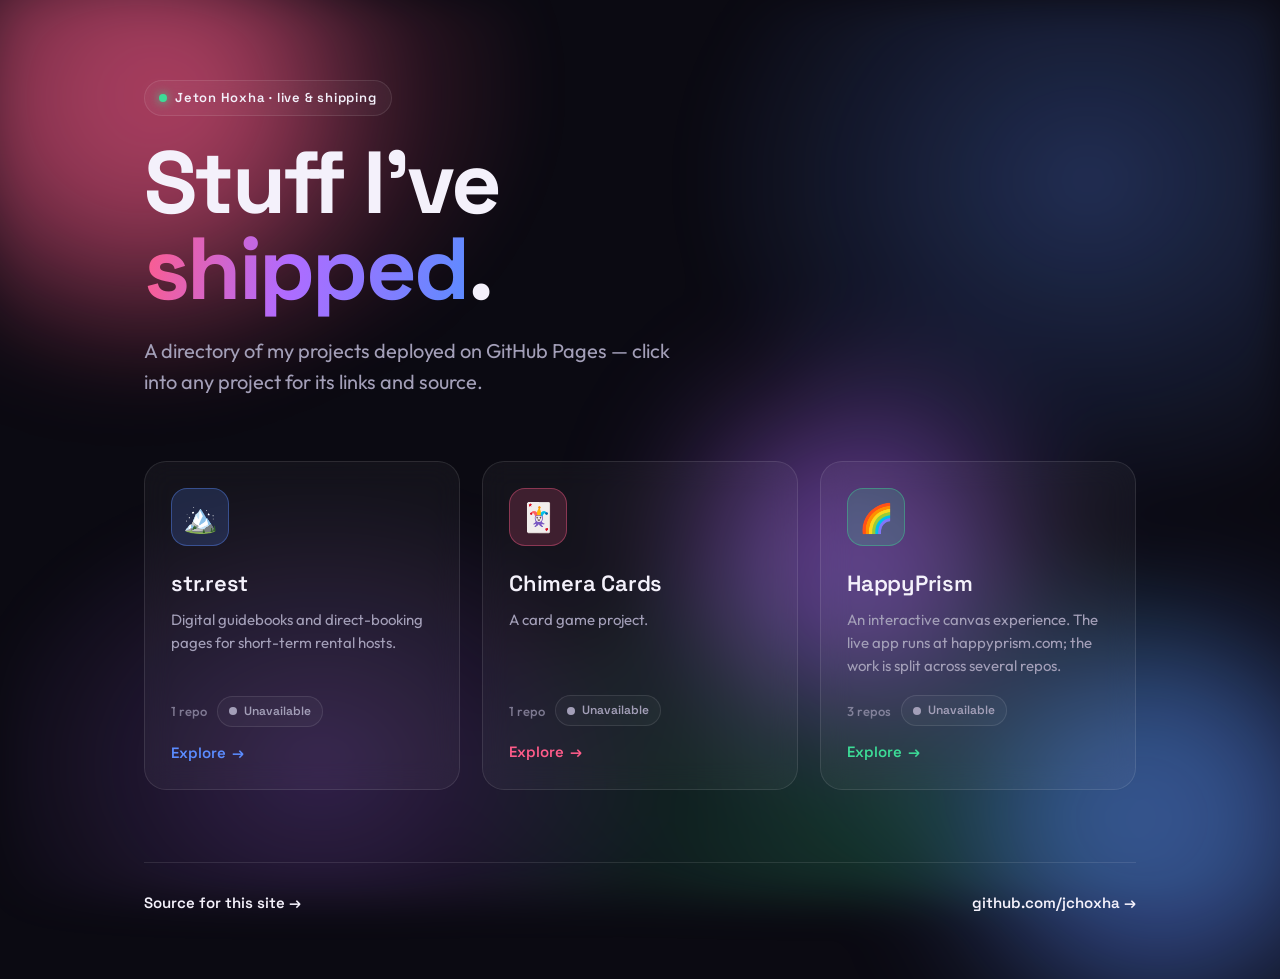
<file: index.html>
<!DOCTYPE html>
<html lang="en">
<head>
  <meta charset="UTF-8" />
  <meta name="viewport" content="width=device-width, initial-scale=1.0" />
  <title>Jeton Hoxha — Live Sites</title>
  <meta name="description" content="A directory of my live GitHub Pages sites and projects." />
  <link rel="icon" href="data:image/svg+xml,<svg xmlns='http://www.w3.org/2000/svg' viewBox='0 0 100 100'><text y='.9em' font-size='90'>🚀</text></svg>" />
  <link rel="preconnect" href="https://fonts.googleapis.com" />
  <link rel="preconnect" href="https://fonts.gstatic.com" crossorigin />
  <link href="https://fonts.googleapis.com/css2?family=Space+Grotesk:wght@400;500;600;700&family=Outfit:wght@400;500;600&display=swap" rel="stylesheet" />
  <link rel="stylesheet" href="styles.css" />
  <style>
    header { margin-bottom: 64px; }
    .eyebrow { margin-bottom: 24px; }
    h1 {
      font-family: "Space Grotesk", sans-serif;
      font-size: clamp(46px, 8.5vw, 88px);
      font-weight: 700; line-height: 0.98; letter-spacing: -0.03em;
    }
    .sub {
      font-size: clamp(17px, 2.2vw, 20px); color: var(--muted);
      margin-top: 22px; max-width: 540px; font-weight: 400;
    }
    .grid {
      display: grid; gap: 22px;
      grid-template-columns: repeat(auto-fill, minmax(290px, 1fr));
    }
    .card {
      position: relative;
      display: flex; flex-direction: column;
      background: var(--card);
      border: 1px solid var(--border);
      border-radius: 22px;
      padding: 26px;
      text-decoration: none;
      color: inherit;
      backdrop-filter: blur(14px);
      -webkit-backdrop-filter: blur(14px);
      transition: transform 0.25s cubic-bezier(.34,1.4,.5,1), background 0.25s ease, border-color 0.25s ease, box-shadow 0.25s ease;
      overflow: hidden;
    }
    .card::before {
      content: ""; position: absolute; inset: 0; z-index: 0;
      background: radial-gradient(120% 90% at 50% -10%, var(--card-color, #ff5c8a), transparent 60%);
      opacity: 0; transition: opacity 0.3s ease;
    }
    .card:hover {
      transform: translateY(-6px);
      background: var(--card-hover);
      border-color: color-mix(in srgb, var(--card-color, #ff5c8a) 55%, transparent);
      box-shadow: 0 20px 50px -20px color-mix(in srgb, var(--card-color, #ff5c8a) 70%, transparent);
    }
    .card:hover::before { opacity: 0.16; }
    .card:focus-visible { outline: 2px solid var(--card-color, #ff5c8a); outline-offset: 3px; }
    .card > * { position: relative; z-index: 1; }
    .card-emoji {
      width: 58px; height: 58px; border-radius: 16px;
      background: color-mix(in srgb, var(--card-color, #ff5c8a) 18%, transparent);
      border: 1px solid color-mix(in srgb, var(--card-color, #ff5c8a) 40%, transparent);
      display: flex; align-items: center; justify-content: center;
      font-size: 28px; margin-bottom: 20px;
      transition: transform 0.25s ease;
    }
    .card:hover .card-emoji { transform: rotate(-8deg) scale(1.1); }
    .card-title {
      font-family: "Space Grotesk", sans-serif;
      font-size: 22px; font-weight: 600; letter-spacing: -0.01em;
    }
    .card-desc { font-size: 15px; color: var(--muted); margin-top: 8px; flex: 1; }
    .card-meta { display: flex; align-items: center; gap: 10px; flex-wrap: wrap; font-size: 13px; font-weight: 500; color: var(--muted); margin-top: 18px; }
    .card-meta .repos { opacity: 0.7; }
    .card-cta {
      margin-top: 14px;
      font-family: "Space Grotesk", sans-serif;
      font-weight: 600; font-size: 15px;
      color: var(--card-color, #ff5c8a);
      display: inline-flex; align-items: center; gap: 6px;
    }
    .card-cta .arrow { transition: transform 0.25s ease; }
    .card:hover .card-cta .arrow { transform: translateX(5px); }
    @media (max-width: 600px) { .wrap { padding-top: 56px; } }
  </style>
</head>
<body>
  <div class="bg" aria-hidden="true">
    <div class="blob b1"></div>
    <div class="blob b2"></div>
    <div class="blob b3"></div>
  </div>

  <div class="wrap">
    <header>
      <span class="eyebrow"><span class="dot"></span> Jeton Hoxha · live &amp; shipping</span>
      <h1>Stuff I've<br /><span class="grad">shipped</span>.</h1>
      <p class="sub">A directory of my projects deployed on GitHub Pages — click into any project for its links and source.</p>
    </header>

    <main class="grid" id="sites">
      <!-- Cards are rendered from PROJECTS (projects.js). -->
    </main>

    <footer>
      <a href="https://github.com/jchoxha/jchoxha.github.io" target="_blank" rel="noopener">Source for this site →</a>
      <a href="https://github.com/jchoxha" target="_blank" rel="noopener">github.com/jchoxha →</a>
    </footer>
  </div>

  <script src="projects.js"></script>
  <script src="buildstatus.js"></script>
  <script>
    const grid = document.getElementById("sites");
    grid.innerHTML = PROJECTS.map((p, i) => {
      const color = projectColor(p, i);
      const repoCount = 1 + (p.repos ? p.repos.length : 0);
      const meta = repoCount > 1 ? `${repoCount} repos` : "1 repo";
      return `
      <a class="card" data-id="${p.id}" style="--card-color:${color};" href="project.html?p=${encodeURIComponent(p.id)}">
        <div class="card-emoji">${p.emoji || "🔗"}</div>
        <div class="card-title">${p.title}</div>
        <div class="card-desc">${p.desc || ""}</div>
        <div class="card-meta"><span class="repos">${meta}</span><span class="card-build"></span></div>
        <div class="card-cta">Explore <span class="arrow">→</span></div>
      </a>`;
    }).join("");

    // Live build status for each project's main repo.
    PROJECTS.forEach(p => {
      const slot = grid.querySelector(`.card[data-id="${p.id}"] .card-build`);
      const primary = projectRepos(p)[0];
      if (!slot || !primary) return;
      fetchBuildStatus(primary.owner, primary.name).then(s => { slot.innerHTML = buildPillHTML(s); });
    });
  </script>
</body>
</html>
</file>
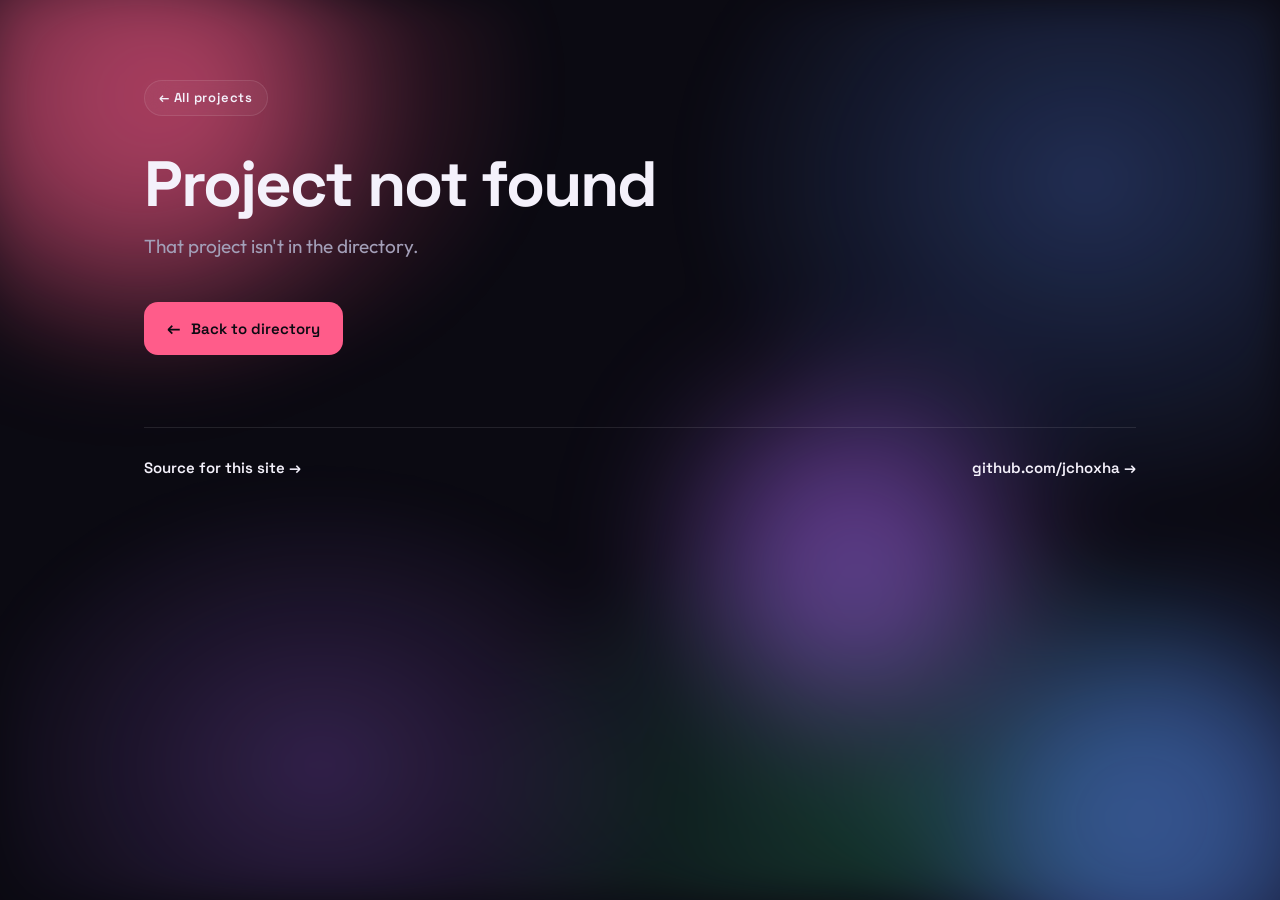
<file: project.html>
<!DOCTYPE html>
<html lang="en">
<head>
  <meta charset="UTF-8" />
  <meta name="viewport" content="width=device-width, initial-scale=1.0" />
  <title>Project — Jeton Hoxha</title>
  <meta name="description" content="Project details and links." />
  <link rel="icon" href="data:image/svg+xml,<svg xmlns='http://www.w3.org/2000/svg' viewBox='0 0 100 100'><text y='.9em' font-size='90'>🚀</text></svg>" />
  <link rel="preconnect" href="https://fonts.googleapis.com" />
  <link rel="preconnect" href="https://fonts.gstatic.com" crossorigin />
  <link href="https://fonts.googleapis.com/css2?family=Space+Grotesk:wght@400;500;600;700&family=Outfit:wght@400;500;600&display=swap" rel="stylesheet" />
  <link rel="stylesheet" href="styles.css" />
  <style>
    .back { margin-bottom: 36px; }
    .proj-head { display: flex; align-items: center; gap: 22px; margin-bottom: 22px; }
    .proj-emoji {
      flex: none;
      width: 84px; height: 84px; border-radius: 22px;
      background: color-mix(in srgb, var(--accent) 18%, transparent);
      border: 1px solid color-mix(in srgb, var(--accent) 40%, transparent);
      display: flex; align-items: center; justify-content: center;
      font-size: 42px;
    }
    h1 {
      font-family: "Space Grotesk", sans-serif;
      font-size: clamp(38px, 7vw, 64px);
      font-weight: 700; line-height: 1.0; letter-spacing: -0.03em;
    }
    .desc { font-size: clamp(16px, 2.2vw, 19px); color: var(--muted); max-width: 620px; margin-bottom: 40px; }
    .section-label {
      font-family: "Space Grotesk", sans-serif;
      font-size: 12px; font-weight: 600; letter-spacing: 0.12em; text-transform: uppercase;
      color: var(--muted); margin: 32px 0 14px;
    }
    .btn-row { display: flex; flex-wrap: wrap; gap: 14px; }
    #notfound { display: none; }
    #notfound h1 { margin-bottom: 16px; }
    .loading { color: var(--muted); font-size: 15px; }
  </style>
</head>
<body>
  <div class="bg" aria-hidden="true">
    <div class="blob b1"></div>
    <div class="blob b2"></div>
    <div class="blob b3"></div>
  </div>

  <div class="wrap">
    <a class="eyebrow back" href="index.html">← All projects</a>

    <main id="content" hidden>
      <div class="proj-head">
        <div class="proj-emoji" id="emoji"></div>
        <h1 id="title"></h1>
      </div>
      <p class="desc" id="desc"></p>

      <div class="section-label">Pages</div>
      <div class="btn-row" id="pages-row"></div>

      <div class="section-label">Source</div>
      <div class="btn-row" id="source-row"></div>

      <div class="section-label">Builds
        <button class="refresh-btn" id="refresh" type="button">↻ Refresh</button>
        <span class="build-updated" id="build-updated"></span>
      </div>
      <div class="build-list" id="builds"></div>
    </main>

    <section id="notfound">
      <h1>Project not found</h1>
      <p class="desc">That project isn't in the directory.</p>
      <a class="btn primary" href="index.html"><span class="ico">←</span> Back to directory</a>
    </section>

    <footer>
      <a href="https://github.com/jchoxha/jchoxha.github.io" target="_blank" rel="noopener">Source for this site →</a>
      <a href="https://github.com/jchoxha" target="_blank" rel="noopener">github.com/jchoxha →</a>
    </footer>
  </div>

  <script src="projects.js"></script>
  <script src="buildstatus.js"></script>
  <script>
    const params = new URLSearchParams(location.search);
    const project = findProject(params.get("p"));

    function btn(label, url, { primary = false, icon = "" } = {}) {
      const cls = "btn" + (primary ? " primary" : "");
      const ic = icon ? `<span class="ico">${icon}</span>` : "";
      return `<a class="${cls}" href="${url}" target="_blank" rel="noopener">${ic}${label}<span class="ext">↗</span></a>`;
    }

    if (!project) {
      document.getElementById("notfound").style.display = "block";
    } else {
      const color = projectColor(project);
      document.documentElement.style.setProperty("--accent", color);
      document.title = `${project.title} — Jeton Hoxha`;

      document.getElementById("emoji").textContent = project.emoji || "🔗";
      document.getElementById("title").textContent = project.title;
      document.getElementById("desc").textContent = project.desc || "";

      // Source buttons: main repo always, plus any extra repos.
      const sources = [btn("Source code", project.repo, { primary: true, icon: "⌥" })];
      (project.repos || []).forEach(r => sources.push(btn(r.label, r.url, { icon: "⌥" })));
      document.getElementById("source-row").innerHTML = sources.join("");

      // Pages: live site always, plus declared pages (from directory.json or fallback).
      const pagesRow = document.getElementById("pages-row");
      pagesRow.innerHTML = `<span class="loading">Loading pages…</span>`;
      document.getElementById("content").hidden = false;

      resolveProjectLinks(project).then(links => {
        const buttons = [btn("Visit site", project.pages, { primary: true, icon: "↗" })];
        links.forEach(l => buttons.push(btn(l.label, l.url, { primary: l.primary })));
        pagesRow.innerHTML = buttons.join("");
      });

      // ---- Build tracker ----
      const repos = projectRepos(project);
      const buildsEl = document.getElementById("builds");
      const updatedEl = document.getElementById("build-updated");
      let pollTimer = null;

      buildsEl.innerHTML = repos.map((r, i) => `
        <div class="build-row">
          <span class="build-repo">${r.label}</span>
          <span class="build-slot" id="slot-${i}"><span class="build-pill"><span class="bdot"></span>Checking…</span></span>
          <a class="build-link" href="https://github.com/${r.owner}/${r.name}/actions" target="_blank" rel="noopener">View runs ↗</a>
        </div>`).join("");

      async function loadBuilds(force) {
        if (pollTimer) { clearTimeout(pollTimer); pollTimer = null; }
        const statuses = await Promise.all(repos.map(r => fetchBuildStatus(r.owner, r.name, { force })));
        statuses.forEach((s, i) => {
          const slot = document.getElementById("slot-" + i);
          if (!slot) return;
          let detail = "";
          if (s.workflow || s.branch) detail += `<span class="build-detail">${escapeHtml([s.workflow, s.branch].filter(Boolean).join(" · "))}</span>`;
          if (s.commit) detail += `<span class="build-detail">${escapeHtml(s.commit.message)} <span class="sha">${s.commit.sha}</span></span>`;
          slot.innerHTML = buildPillHTML(s) + detail;
        });
        updatedEl.textContent = "updated just now";
        // Keep polling (forced) while any build is still running.
        if (anyBuildLive(statuses)) pollTimer = setTimeout(() => loadBuilds(true), 30000);
      }

      document.getElementById("refresh").addEventListener("click", () => loadBuilds(true));
      loadBuilds(false);
    }
  </script>
</body>
</html>
</file>
<file: styles.css>
/* Shared styles for the directory site (home grid + project pages). */
:root {
  --bg: #0b0a12;
  --card: rgba(255, 255, 255, 0.04);
  --card-hover: rgba(255, 255, 255, 0.07);
  --border: rgba(255, 255, 255, 0.10);
  --text: #f4f1fb;
  --muted: #a39fb8;
  --accent: #ff5c8a; /* default; pages set --card-color per project */
}
* { box-sizing: border-box; margin: 0; padding: 0; }
html { scroll-behavior: smooth; }
body {
  font-family: "Outfit", -apple-system, BlinkMacSystemFont, "Segoe UI", sans-serif;
  color: var(--text);
  background: var(--bg);
  min-height: 100vh;
  line-height: 1.55;
  -webkit-font-smoothing: antialiased;
  overflow-x: hidden;
}

/* Glowing animated background */
.bg {
  position: fixed; inset: 0; z-index: 0; pointer-events: none;
  background:
    radial-gradient(40% 50% at 15% 10%, rgba(255, 92, 138, 0.30), transparent 70%),
    radial-gradient(45% 55% at 85% 20%, rgba(91, 140, 255, 0.28), transparent 70%),
    radial-gradient(50% 50% at 70% 90%, rgba(61, 220, 151, 0.22), transparent 70%),
    radial-gradient(40% 45% at 25% 85%, rgba(176, 107, 255, 0.24), transparent 70%);
  filter: blur(20px);
}
.bg .blob {
  position: absolute; border-radius: 50%; filter: blur(70px); opacity: 0.5;
  animation: float 20s ease-in-out infinite;
}
.bg .b1 { width: 380px; height: 380px; background: #ff5c8a; top: -90px; left: -60px; }
.bg .b2 { width: 360px; height: 360px; background: #5b8cff; bottom: -100px; right: -60px; animation-delay: -7s; }
.bg .b3 { width: 300px; height: 300px; background: #b06bff; top: 45%; left: 55%; animation-delay: -13s; }
.bg::after {
  content: ""; position: absolute; inset: 0; opacity: 0.04;
  background-image: radial-gradient(rgba(255,255,255,0.8) 1px, transparent 1px);
  background-size: 32px 32px;
}
@keyframes float {
  0%, 100% { transform: translate(0, 0) scale(1); }
  33% { transform: translate(50px, -40px) scale(1.12); }
  66% { transform: translate(-30px, 50px) scale(0.92); }
}
@media (prefers-reduced-motion: reduce) {
  .bg .blob { animation: none; }
  .card:hover, .btn:hover { transform: none !important; }
}

.wrap { position: relative; z-index: 1; max-width: 1040px; margin: 0 auto; padding: 80px 24px 64px; }

/* Pills / eyebrows */
.eyebrow {
  display: inline-flex; align-items: center; gap: 8px;
  font-family: "Space Grotesk", sans-serif;
  font-size: 13px; font-weight: 600; letter-spacing: 0.06em;
  color: var(--text);
  background: var(--card); border: 1px solid var(--border);
  padding: 7px 14px; border-radius: 999px;
  backdrop-filter: blur(12px);
  text-decoration: none;
}
.eyebrow .dot {
  width: 8px; height: 8px; border-radius: 50%; background: #3ddc97;
  box-shadow: 0 0 10px #3ddc97; animation: pulse 2s ease-in-out infinite;
}
a.eyebrow { transition: border-color 0.2s ease, transform 0.2s ease; }
a.eyebrow:hover { border-color: var(--accent); transform: translateX(-3px); }
@keyframes pulse { 0%,100% { opacity: 1; } 50% { opacity: 0.35; } }

/* Headings */
.grad {
  background: linear-gradient(100deg, #ff5c8a, #b06bff 45%, #5b8cff);
  -webkit-background-clip: text; background-clip: text;
  -webkit-text-fill-color: transparent;
}

/* Footer */
footer {
  margin-top: 72px; padding-top: 28px;
  border-top: 1px solid var(--border);
  font-size: 15px; color: var(--muted);
  display: flex; flex-wrap: wrap; gap: 16px; justify-content: space-between; align-items: center;
}
footer a {
  font-family: "Space Grotesk", sans-serif; font-weight: 600;
  color: var(--text); text-decoration: none;
  transition: color 0.2s ease;
}
footer a:hover { color: #ff5c8a; }

/* Buttons (project pages) */
.btn {
  position: relative;
  display: inline-flex; align-items: center; gap: 10px;
  font-family: "Space Grotesk", sans-serif; font-weight: 600; font-size: 15px;
  padding: 14px 22px; border-radius: 14px;
  text-decoration: none; color: var(--text);
  background: var(--card); border: 1px solid var(--border);
  backdrop-filter: blur(14px); -webkit-backdrop-filter: blur(14px);
  transition: transform 0.22s cubic-bezier(.34,1.4,.5,1), border-color 0.22s ease, box-shadow 0.22s ease, background 0.22s ease;
}
.btn .ico { font-size: 17px; line-height: 1; }
.btn .ext { margin-left: 2px; opacity: 0.7; transition: transform 0.22s ease; }
.btn:hover {
  transform: translateY(-3px);
  border-color: color-mix(in srgb, var(--accent) 55%, transparent);
  box-shadow: 0 16px 40px -18px color-mix(in srgb, var(--accent) 70%, transparent);
}
.btn:hover .ext { transform: translate(3px, -3px); }
.btn:focus-visible { outline: 2px solid var(--accent); outline-offset: 3px; }
.btn.primary {
  background: var(--accent); color: #0b0a12; border-color: transparent;
}
.btn.primary .ext { opacity: 0.85; }

/* Build status pill */
.build-pill {
  display: inline-flex; align-items: center; gap: 7px;
  font-family: "Space Grotesk", sans-serif; font-size: 12px; font-weight: 600;
  padding: 5px 11px; border-radius: 999px;
  border: 1px solid var(--border); background: rgba(255, 255, 255, 0.03);
  color: var(--s, var(--muted)); white-space: nowrap;
}
.build-pill .bdot {
  width: 8px; height: 8px; border-radius: 50%; flex: none;
  background: var(--s, var(--muted));
}
.build-pill.live .bdot {
  box-shadow: 0 0 8px var(--s, var(--muted));
  animation: pulse 1.1s ease-in-out infinite;
}

/* Build rows on project pages */
.build-updated { font-family: "Outfit", sans-serif; font-size: 12px; font-weight: 400; color: var(--muted); text-transform: none; letter-spacing: 0; margin-left: 10px; }
.refresh-btn {
  font-family: "Space Grotesk", sans-serif; font-size: 12px; font-weight: 600;
  color: var(--muted); background: var(--card); border: 1px solid var(--border);
  border-radius: 999px; padding: 4px 12px; margin-left: 10px; cursor: pointer;
  transition: border-color 0.2s ease, color 0.2s ease;
}
.refresh-btn:hover { border-color: var(--accent); color: var(--text); }
.build-list { display: flex; flex-direction: column; gap: 12px; }
.build-row {
  display: flex; align-items: center; flex-wrap: wrap; gap: 12px;
  background: var(--card); border: 1px solid var(--border);
  border-radius: 14px; padding: 16px 18px; backdrop-filter: blur(14px);
}
.build-repo { font-family: "Space Grotesk", sans-serif; font-weight: 600; font-size: 15px; min-width: 120px; }
.build-slot { display: inline-flex; align-items: center; gap: 12px; flex-wrap: wrap; flex: 1; }
.build-detail { font-size: 13px; color: var(--muted); }
.build-detail .sha { font-family: "Space Grotesk", sans-serif; opacity: 0.8; }
.build-link {
  margin-left: auto; font-family: "Space Grotesk", sans-serif; font-weight: 600;
  font-size: 13px; color: var(--muted); text-decoration: none; white-space: nowrap;
  transition: color 0.2s ease;
}
.build-link:hover { color: var(--accent); }
</file>
